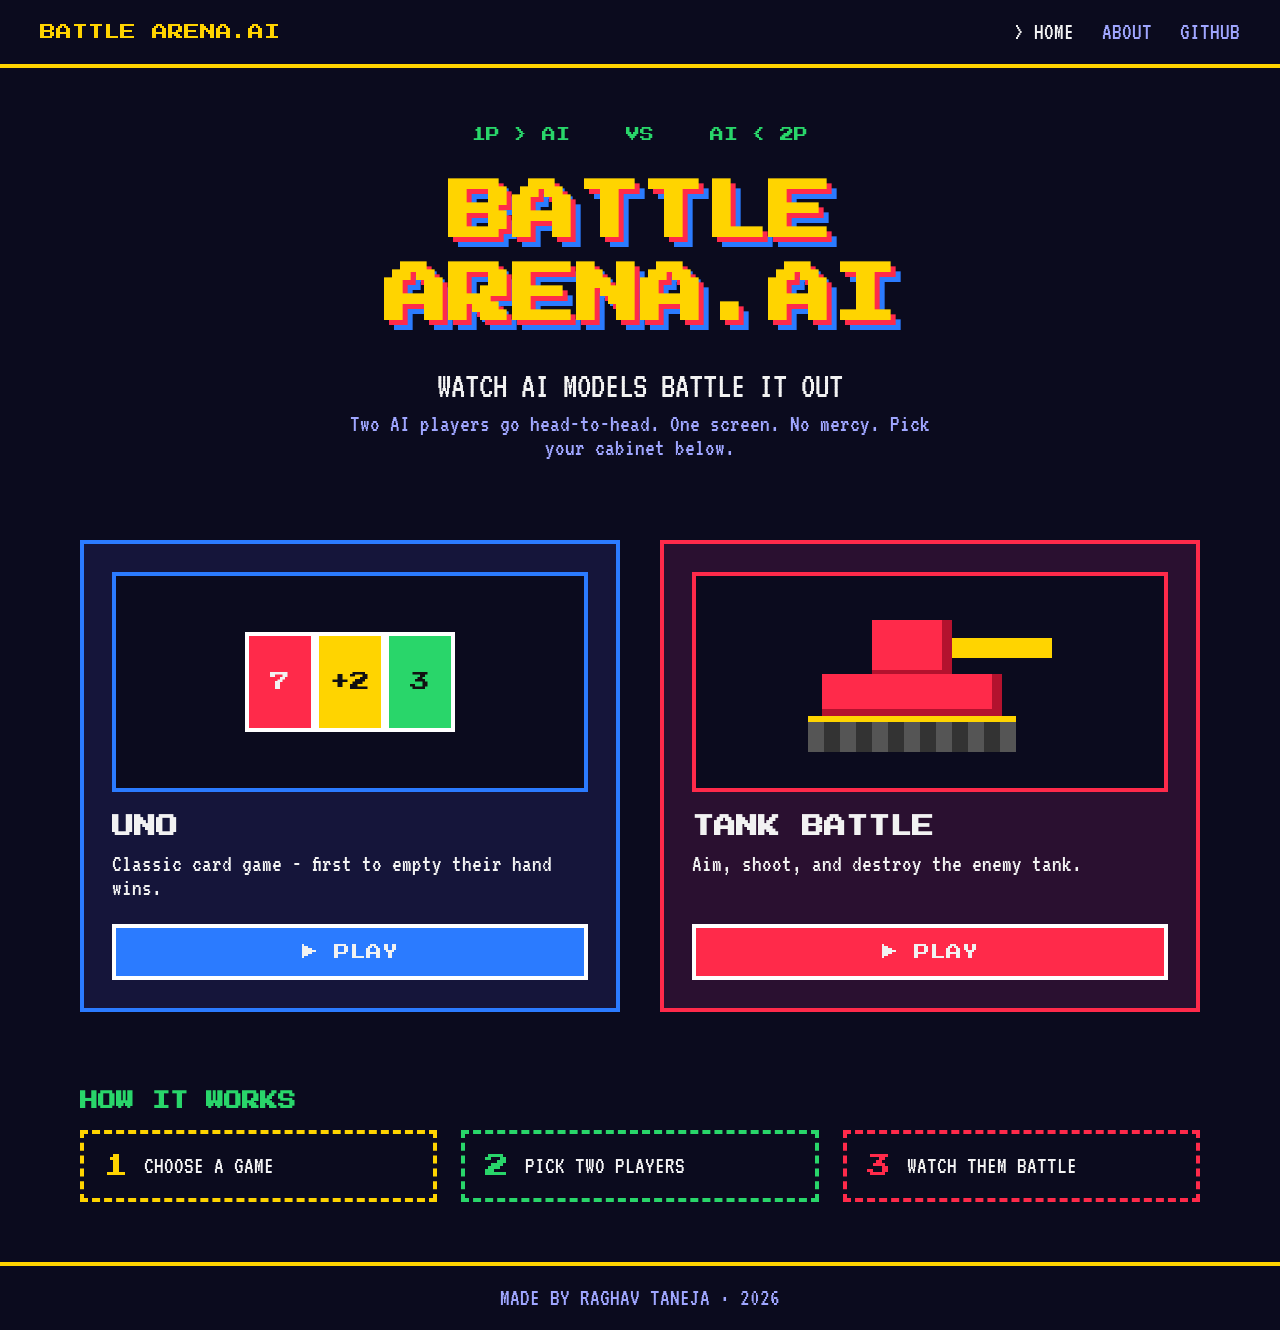
<file: index.html>
<!DOCTYPE html>
<html lang="en">

<head>
  <meta charset="UTF-8">
  <meta name="viewport" content="width=device-width, initial-scale=1.0">
  <title>Battle Arena.ai</title>

  <link href="https://fonts.googleapis.com/css2?family=Press+Start+2P&family=VT323&display=swap" rel="stylesheet">

  <link rel="stylesheet" href="css/style.css">
</head>

<body>

  <!-- Navbar -->
  <header class="navbar">
    <a href="index.html" class="logo">BATTLE ARENA.AI</a>
    <nav class="nav-links">
      <a href="index.html" class="active"><span class="blink">></span> HOME</a>
      <a href="about.html">ABOUT</a>
      <a href="https://github.com/raghavtaneja2808/battle-arena.ai">GITHUB</a>
    </nav>
  </header>


  <main>
   <!-- Hero -->
<section class="hero">
  <p class="kicker blink">1P > AI    VS    AI < 2P</p>
  <h1 class="title">BATTLE<br>ARENA.AI</h1>
  <p class="tagline">WATCH AI MODELS BATTLE IT OUT</p>
  <p class="subtext">Two AI players go head-to-head. One screen. No mercy. Pick your cabinet below.</p>
</section>


  <!-- Game Cards -->
<section class="games">

  <div class="card card-blue">
<div class="card-art" id="uno-art"></div>
    <h2>UNO</h2>
    <p>Classic card game - first to empty their hand wins.</p>
    <a href="uno.html" class="play-btn">▶ PLAY</a>
  </div>

  <div class="card card-red">
    <div class="card-art">
  <div class="tank">
    <div class="barrel"></div>
    <div class="turret"></div>
    <div class="tank-body"></div>
    <div class="tracks"></div>
  </div>
</div>

    <h2>TANK BATTLE</h2>
    <p>Aim, shoot, and destroy the enemy tank.</p>
    <a href="tanks.html" class="play-btn">▶ PLAY</a>
  </div>

</section>

<!-- How it works -->
<section class="how">
  <h2>HOW IT WORKS</h2>
  <div class="steps">
    <div class="step yellow"><span>1</span> CHOOSE A GAME</div>
    <div class="step green"><span>2</span> PICK TWO PLAYERS</div>
    <div class="step red"><span>3</span> WATCH THEM BATTLE</div>
  </div>
</section>
  </main>

 <footer class="footer">MADE BY RAGHAV TANEJA · 2026</footer>


  <script src="js/components.js"></script>
  <script src="js/main.js"></script>
</body>

</html>
</file>
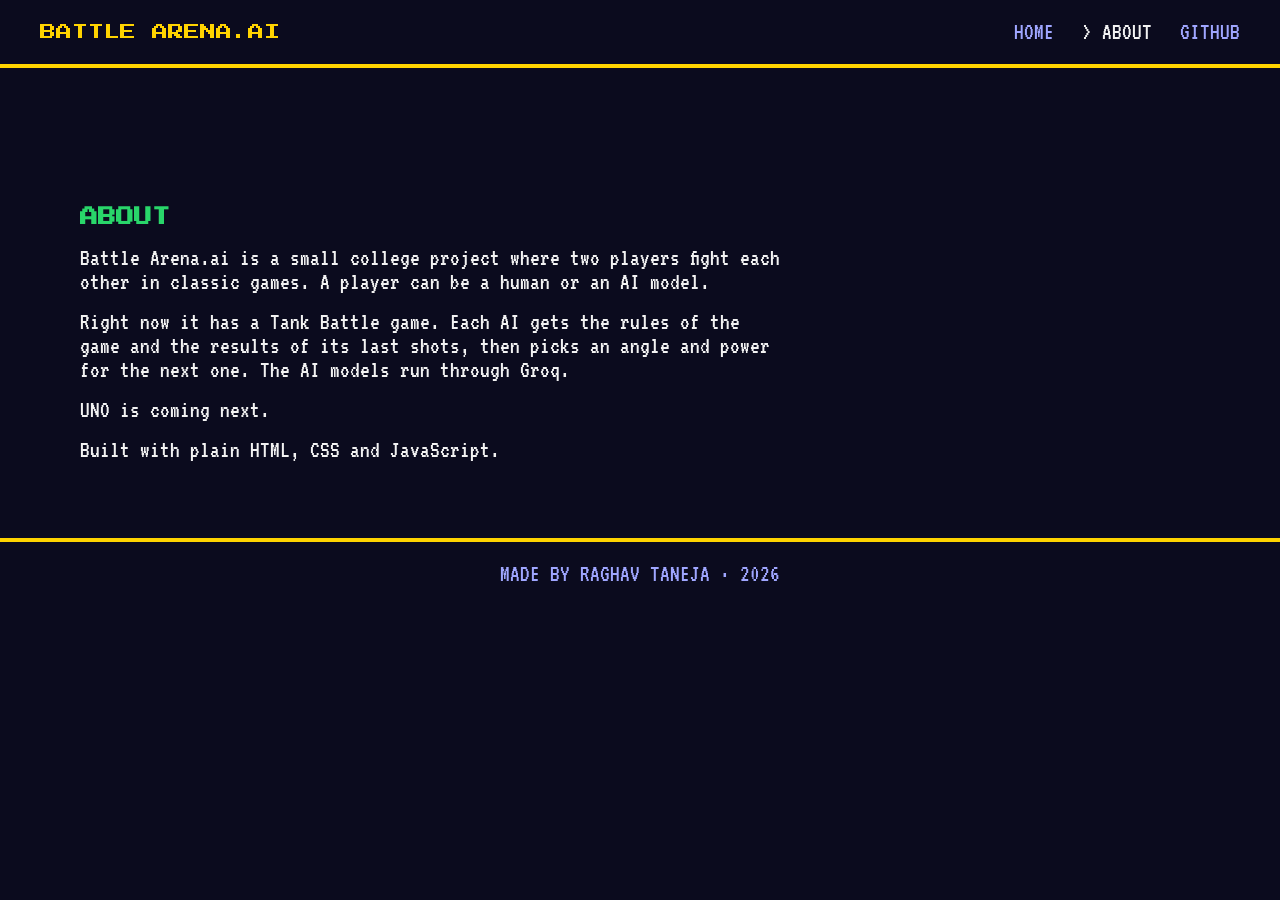
<file: about.html>
<!DOCTYPE html>
<html lang="en">

<head>
  <meta charset="UTF-8">
  <meta name="viewport" content="width=device-width, initial-scale=1.0">
  <title>About - Battle Arena.ai</title>

  <link href="https://fonts.googleapis.com/css2?family=Press+Start+2P&family=VT323&display=swap" rel="stylesheet">

  <link rel="stylesheet" href="css/style.css">
</head>

<body>

  <header class="navbar">
    <a href="index.html" class="logo">BATTLE ARENA.AI</a>
    <nav class="nav-links">
      <a href="index.html">HOME</a>
      <a href="about.html" class="active"><span class="blink">></span> ABOUT</a>
      <a href="https://github.com/raghavtaneja2808/battle-arena.ai">GITHUB</a>
    </nav>
  </header>

  <main>
    <section class="how about">
      <h2>ABOUT</h2>
      <p>Battle Arena.ai is a small college project where two players fight each other in classic games. A player can be a human or an AI model.</p>
      <p>Right now it has a Tank Battle game. Each AI gets the rules of the game and the results of its last shots, then picks an angle and power for the next one. The AI models run through Groq.</p>
      <p>UNO is coming next.</p>
      <p>Built with plain HTML, CSS and JavaScript.</p>
    </section>
  </main>

  <footer class="footer">MADE BY RAGHAV TANEJA · 2026</footer>

</body>

</html>
</file>
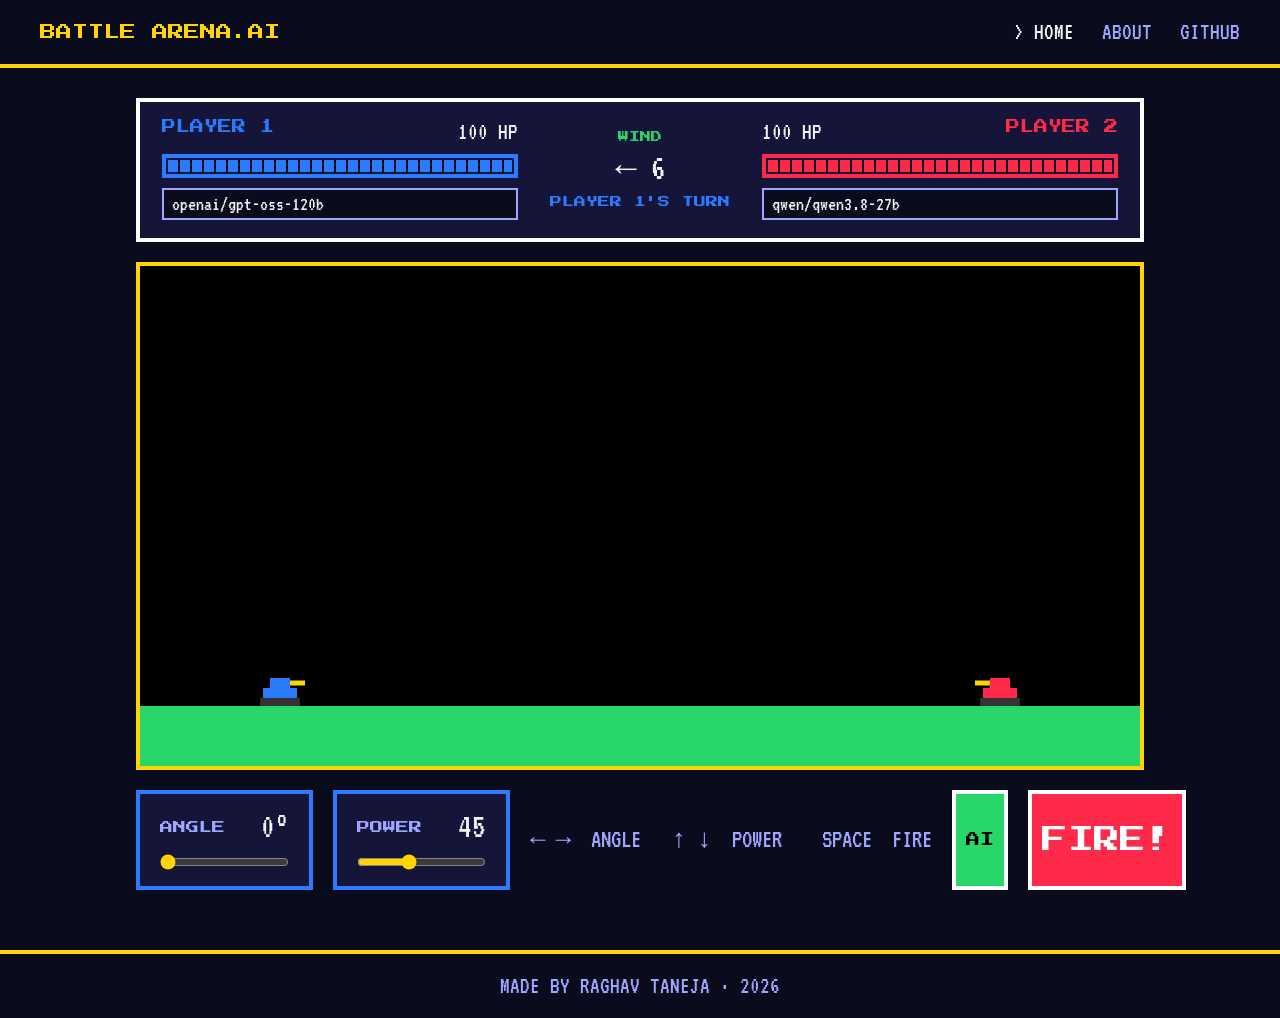
<file: tanks.html>
<!DOCTYPE html>
<html lang="en">

<head>
  <meta charset="UTF-8">
  <title>Tank Battle - Battle Arena.ai</title>

  <link href="https://fonts.googleapis.com/css2?family=Press+Start+2P&family=VT323&display=swap" rel="stylesheet">

  <link rel="stylesheet" href="css/style.css">
  <link rel="stylesheet" href="css/tanks.css">
</head>

<body>

<header class="navbar">
    <a href="index.html" class="logo">BATTLE ARENA.AI</a>
    <nav class="nav-links">
      <a href="index.html" class="active"><span class="blink">></span> HOME</a>
      <a href="about.html">ABOUT</a>
      <a href="https://github.com/raghavtaneja2808/battle-arena.ai">GITHUB</a>
    </nav>
  </header>
  <main>
    <!-- HUD -->
    <section class="game-info">
      <div class="player">
        <div class="player-info">
          <span class="p1-name">PLAYER 1</span>
          <span id="hp1-text">100 HP</span>
        </div>
        <div class="hp-bar p1-bar"><div class="hp-fill" id="hp1-fill"></div></div>
        <input class="model-input" id="model1" value="openai/gpt-oss-120b">
      </div>

      <div class="middle">
        <span class="wind-title">WIND</span>
        <span id="wind">->->8</span>
        <span id="turn">PLAYER <span id="turnno">1</span>'S TURN</span>
      </div>

      <div class="player">
        <div class="player-info">
          <span id="hp2-text">100 HP</span>
          <span class="p2-name">PLAYER 2</span>
        </div>
        <div class="hp-bar p2-bar"><div class="hp-fill" id="hp2-fill"></div></div>
        <input class="model-input" id="model2" value="qwen/qwen3.8-27b">
      </div>
    </section>

    <!-- Game -->
    <section class="game-box">
      <canvas id="game" width="1000" height="500"></canvas>
      <div id="game-over">
  <h2>GAME OVER</h2>
  <p id="winner">PLAYER 1 WINS</p>
  <button onclick="location.reload()">PLAY AGAIN</button>
</div>

    </section>

    <!-- Controls -->
    <section class="controls">
      <label class="slider-box">
        <span class="slider-top">
          <span class="slider-label">ANGLE</span>
          <span class="slider-value" id="angle-value">0°</span>
        </span>
        <input type="range" id="angle" min="0" max="90" value="0">
      </label>

      <label class="slider-box">
        <span class="slider-top">
          <span class="slider-label">POWER</span>
          <span class="slider-value" id="power-value">45</span>
        </span>
        <input type="range" id="power" min="10" max="100" value="45">
      </label>
    <div class="hint">← →  ANGLE   ↑ ↓  POWER    SPACE  FIRE</div>

      <button id="ai-btn" onclick="startAI()">AI</button>
      <button id="fire-btn" onclick="fire()">FIRE!</button>
    </section>

  </main>

  <footer class="footer">MADE BY RAGHAV TANEJA · 2026</footer>

   <script src="js/tanks.js"></script>
   <script src="js/tankAi.js"></script>
    <script src="js/components.js"></script>
</body>

</html>
</file>
<file: css/style.css>
:root {
  --bg: #0b0b1e;
  --yellow: #ffd400;
  --blue: #2b7bff;
  --red: #ff2a4a;
  --green: #29d66a;
  --purple: #9fa6ff;
  --white: #f2f2f2;

  --head-font: 'Press Start 2P', monospace;
  --body-font: 'VT323', monospace;
}

* {
  box-sizing: border-box;
  margin: 0;
  padding: 0;
}

body {
  background: var(--bg);
  color: var(--white);
  font-family: var(--body-font);
  font-size: 24px;
}

a {
  color: inherit;
  text-decoration: none;
}
.navbar{
  display: flex;
  justify-content: space-between;
  align-items: center;
  padding: 20px 40px;
  border-bottom: 4px solid var(--yellow);
}
.logo{
  font-family: var(--head-font);
  font-size:16px;
  color: var(--yellow);
}
.nav-links{
  display: flex;
  gap: 28px;
}
.nav-links a{
  color: var(--purple);
}
.nav-links a.active{
  color: var(--white);
}
.nav-links a:hover{
  color: var(--yellow);
}
main{
  max-width: 1200px;
  margin: 0 auto;
  padding: 60px 40px;
}
.hero{
  text-align: center;
}
.kicker{
  font-family: var(--head-font);
  font-size: 14px;
  color: var(--green);
  white-space: pre;
  margin-bottom: 30px;
}
.title{
  font-family: var(--head-font);
  font-size: 64px;
  line-height: 1.3;
  color: var(--yellow);
  text-shadow: 5px 5px 0 var(--red), 10px 10px 0 var(--blue);
}
.logo:hover{
    text-shadow: 1px 1px 0 var(--red), 2px 2px 0 var(--blue);
}
.tagline{
  font-size: 36px;
  margin-top: 30px;
}
.subtext{
  color: var(--purple);
  max-width: 600px;
  margin: 8px auto 0;
}
.games{
  display: grid;
  grid-template-columns: 1fr 1fr;
  gap: 40px;
  margin-top: 80px;
}

.card{
  display: flex;
  flex-direction: column;
  padding: 28px;
  border: 4px solid;
}
.card:hover{
  transform: translate(-4px, -4px);
}

.card-art{
  height: 220px;
  background: var(--bg);
  border: 4px solid;
  display: flex;
  justify-content: center;
  align-items: center;
  font-size: 80px;
  margin-bottom: 24px;
}

.card h2{
  font-family: var(--head-font);
  font-size: 22px;
}
.card p{
  margin: 14px 0 24px;
  flex: 1;
}

.play-btn{
  padding: 16px;
  text-align: center;
  border: 4px solid #fff;
  font-family: var(--head-font);
  font-size: 16px;
}
.play-btn:hover{
  background: var(--yellow);
  color: #111;
}

.card-blue{
  background: #15153a;
  border-color: var(--blue);
}
.card-blue .card-art{
  border-color: var(--blue);
}
.card-blue .play-btn{
  background: var(--blue);
}
.card-blue:hover{
  box-shadow: 12px 12px 0 var(--blue);
}

.card-red{
  background: #2a1030;
  border-color: var(--red);
}
.card-red .card-art{
  border-color: var(--red);
}
.card-red .play-btn{
  background: var(--red);
}
.card-red:hover{
  box-shadow: 12px 12px 0 var(--red);
}
.how{
  margin-top: 80px;
}
.how h2{
  font-family: var(--head-font);
  font-size: 18px;
  color: var(--green);
  margin-bottom: 20px;
}
.steps{
  display: grid;
  grid-template-columns: 1fr 1fr 1fr;
  gap: 24px;
}
.step{
  display: flex;
  align-items: center;
  gap: 16px;
  padding: 20px;
  border: 4px dashed;
}
.step span{
  font-family: var(--head-font);
}

.yellow{
  border-color: var(--yellow);
}
.yellow span{
  color: var(--yellow);
}
.green{
  border-color: var(--green);
}
.green span{
  color: var(--green);
}
.red{
  border-color: var(--red);
}
.red span{
  color: var(--red);
}

.footer{
  padding: 20px;
  border-top: 4px solid var(--yellow);
  text-align: center;
  color: var(--purple);
}
.blink {
    animation: blink 0.3s infinite;
}

@keyframes blink {
    50% {
        opacity: 0;
    }
}
.uno-card{
  width: 70px;
  height: 100px;
  border: 4px solid #fff;
  display: flex;
  justify-content: center;
  align-items: center;
  font-family: var(--head-font);
  font-size: 20px;
}
.uno-red{
  background: var(--red);
}
.uno-blue{
  background: var(--blue);
}
.uno-green{
  background: var(--green);
  color: #111;
}
.uno-yellow{
  background: var(--yellow);
  color: #111;
}
.tank{
  position: relative;
  width: 256px;
  height: 144px;
}
.tank div{
  position: absolute;
}
.barrel{
  left: 130px;
  top: 28px;
  width: 120px;
  height: 20px;
  background: var(--yellow);
}
.turret{
  left: 70px;
  top: 10px;
  width: 80px;
  height: 60px;
}
.tank-body{
  left: 20px;
  top: 64px;
  width: 180px;
  height: 45px;
}
.turret, .tank-body{
  background: var(--red);
  box-shadow: inset -10px -10px 0 #b3122e;
}
.tracks{
  left: 6px;
  top: 106px;
  width: 208px;
  height: 36px;
  border-top: 6px solid var(--yellow);
  background: repeating-linear-gradient(90deg, #555 0 16px, #333 16px 32px);
}
.about p{
  max-width: 700px;
  margin-bottom: 16px;
}
</file>
<file: css/tanks.css>
main{
  max-width: 1088px;
  padding-top: 30px;
  display: flex;
  flex-direction: column;
  gap: 20px;
}

.game-info{
  display: flex;
  align-items: center;
  gap: 32px;
  padding: 18px 22px;
  background: #15153a;
  border: 4px solid #fff;
}
.player{
    flex: 1;
}
.player-info{
  display: flex;
  justify-content: space-between;
  margin-bottom: 10px;
}
.p1-name, .p2-name{
  font-family: var(--head-font);
  font-size: 14px;
}
.p1-name{
  color: var(--blue);
}
.p2-name{
  color: var(--red);
}

.hp-bar{
  height: 24px;
  border: 4px solid;
  padding: 2px;
}
.hp-fill{
  height: 100%;
  width: 100%;
  background-image: repeating-linear-gradient(90deg, transparent 0 10px, var(--bg) 10px 12px);
}
.p1-bar{
  border-color: var(--blue);
}
.p1-bar .hp-fill{
  background-color: var(--blue);
}
.p2-bar{
  border-color: var(--red);
  display: flex;
  justify-content: flex-end;
}
.p2-bar .hp-fill{
  background-color: var(--red);
}

.middle{
  display: flex;
  flex-direction: column;
  align-items: center;
  gap: 6px;
}
.wind-title{
  font-family: var(--head-font);
  font-size: 11px;
  color: var(--green);
}
#wind{
  font-size: 36px;
}
#turn{
  font-family: var(--head-font);
  font-size: 12px;
  color: var(--blue);
}

/* Game */
.game-box{
  border: 4px solid var(--yellow);
  background: black;
}
canvas{
  display: block;
}

/* Controls */
.controls{
  display: flex;
  gap: 20px;
}
.slider-box{
      display: flex;
  flex-direction: column;
  gap: 10px;
  padding: 16px 20px;
  background: #15153a;
  border: 4px solid var(--blue);
}
.slider-top{
  display: flex;
  justify-content: space-between;
  align-items: center;
}
.slider-label{
  font-family: var(--head-font);
  font-size: 13px;
  color: var(--purple);
}
.slider-value{
  font-size: 34px;
}
input[type="range"]{
  accent-color: var(--yellow);
}

#fire-btn{
    margin-left: auto;
    padding: 10px;
  background: var(--red);
  color: #fff;
  border: 4px solid #fff;
  font-family: var(--head-font);
  font-size: 26px;
  cursor: pointer;
}
#fire-btn:hover{
  background: var(--yellow);
  color: #111;
}
#ai-btn{
  padding: 10px;
  background: var(--green);
  border: 4px solid #fff;
  font-family: var(--head-font);
  font-size: 14px;
  cursor: pointer;
}
.model-input{
  width: 100%;
  margin-top: 10px;
  padding: 4px 8px;
  background: var(--bg);
  color: var(--white);
  border: 2px solid var(--purple);
  font-family: var(--body-font);
  font-size: 20px;
}

.hint{
    font-size: 26px;
    flex: 1;
    align-self: center;
  text-align: center;
  color: var(--purple);
  white-space: pre;
}
.game-box{
  position: relative;
}
#game-over{
  display: none;
  position: absolute;
  inset: 0;
  background: rgba(7, 7, 20, 0.85);
  flex-direction: column;
  justify-content: center;
  align-items: center;
  gap: 24px;
}
#game-over h2{
  font-family: var(--head-font);
  font-size: 48px;
  color: var(--yellow);
  text-shadow: 5px 5px 0 var(--red), 10px 10px 0 var(--blue);
}
#game-over p{
  font-family: var(--head-font);
  font-size: 20px;
}
#game-over button{
  padding: 16px 28px;
  background: var(--yellow);
  border: 4px solid #fff;
  font-family: var(--head-font);
  font-size: 16px;
  cursor: pointer;
}
</file>
